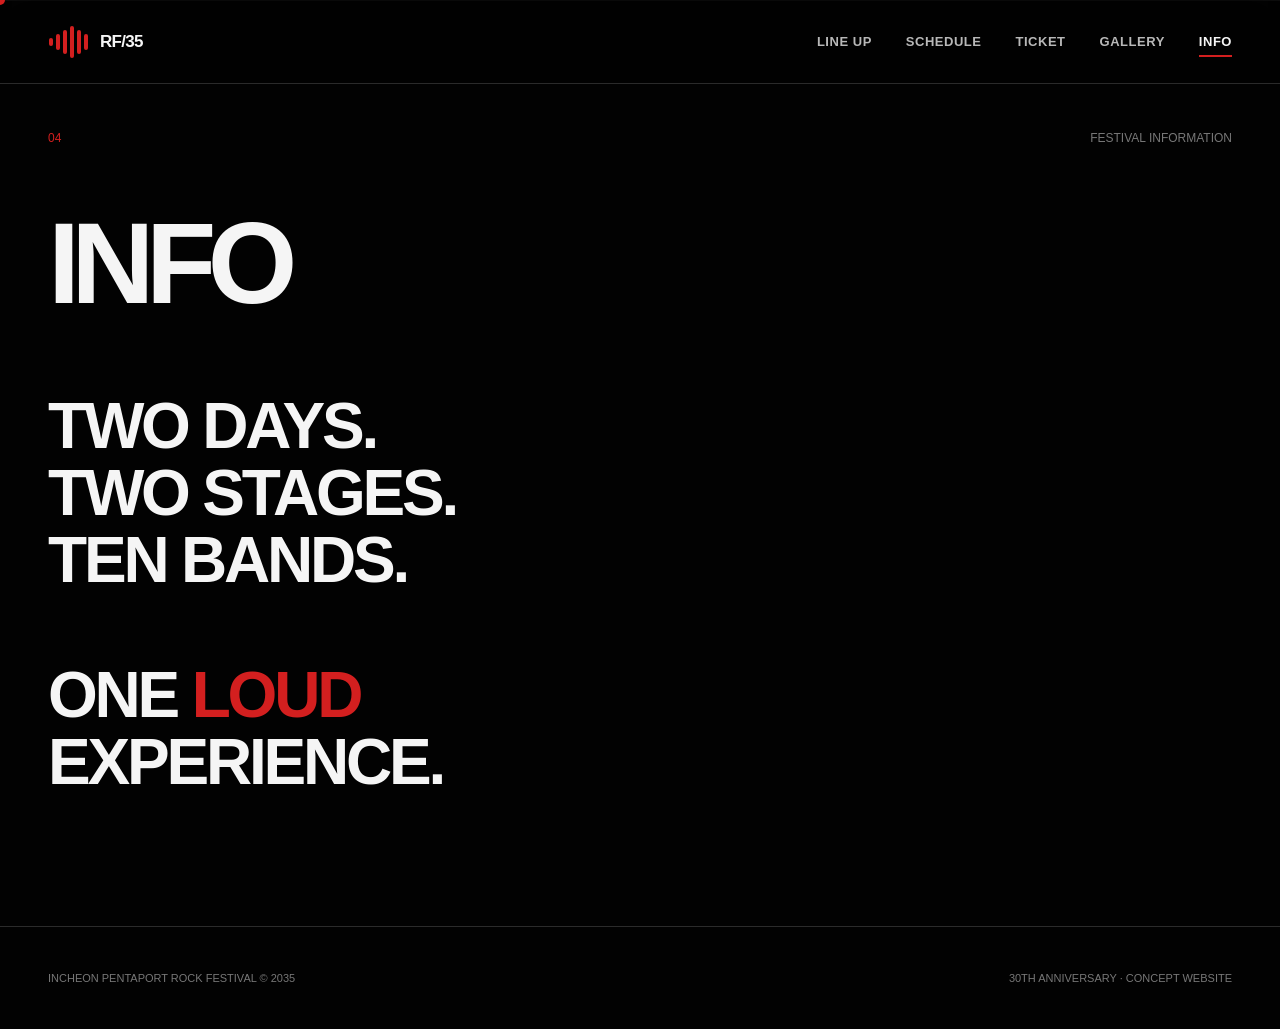
<file: info.html>
<!DOCTYPE html>
<html lang="ko">
<head>
  <meta charset="UTF-8">
  <meta name="viewport" content="width=device-width, initial-scale=1.0">
  <title>INFO | PENTAPORT 2035</title>
  <link href="https://fonts.googleapis.com/css2?family=Public+Sans:wght@400;500;600;700;800;900&display=swap" rel="stylesheet">
  <link rel="stylesheet" href="style.css">
</head>
<body>
  <div class="cursor" aria-hidden="true">
    <svg class="cursor-trail"><path class="cursor-path"></path></svg>
    <div class="cursor-dot"></div>
  </div>

  <header class="site-header">
    <div class="logo-wrap">
      <div class="sound-wave" aria-hidden="true">
        <span></span><span></span><span></span><span></span>
        <span></span><span></span>
      </div>
      <a href="index.html" class="logo">RF/35</a>
    </div>
    <nav aria-label="주 메뉴">
      <a href="lineup.html">LINE UP</a>
      <a href="schedule.html">SCHEDULE</a>
      <a href="ticket.html">TICKET</a>
      <a href="gallery.html">GALLERY</a>
      <a href="info.html" aria-current="page">INFO</a>
    </nav>
  </header>

  <main class="original-subpage">
    <section class="content" id="info">
      <div class="section-top">
        <span class="section-number">04</span>
        <span class="section-label">FESTIVAL INFORMATION</span>
      </div>

      <h2 class="section-title">INFO</h2>

      <p class="info-copy">
        TWO DAYS.<br>
        TWO STAGES.<br>
        TEN BANDS.<br><br>
        ONE <span>LOUD</span><br>
        EXPERIENCE.
      </p>
    </section>
  </main>

  <footer>
    <span>INCHEON PENTAPORT ROCK FESTIVAL © 2035</span>
    <span>30TH ANNIVERSARY · CONCEPT WEBSITE</span>
  </footer>
  <script src="script.js"></script>
</body>
</html>
</file>
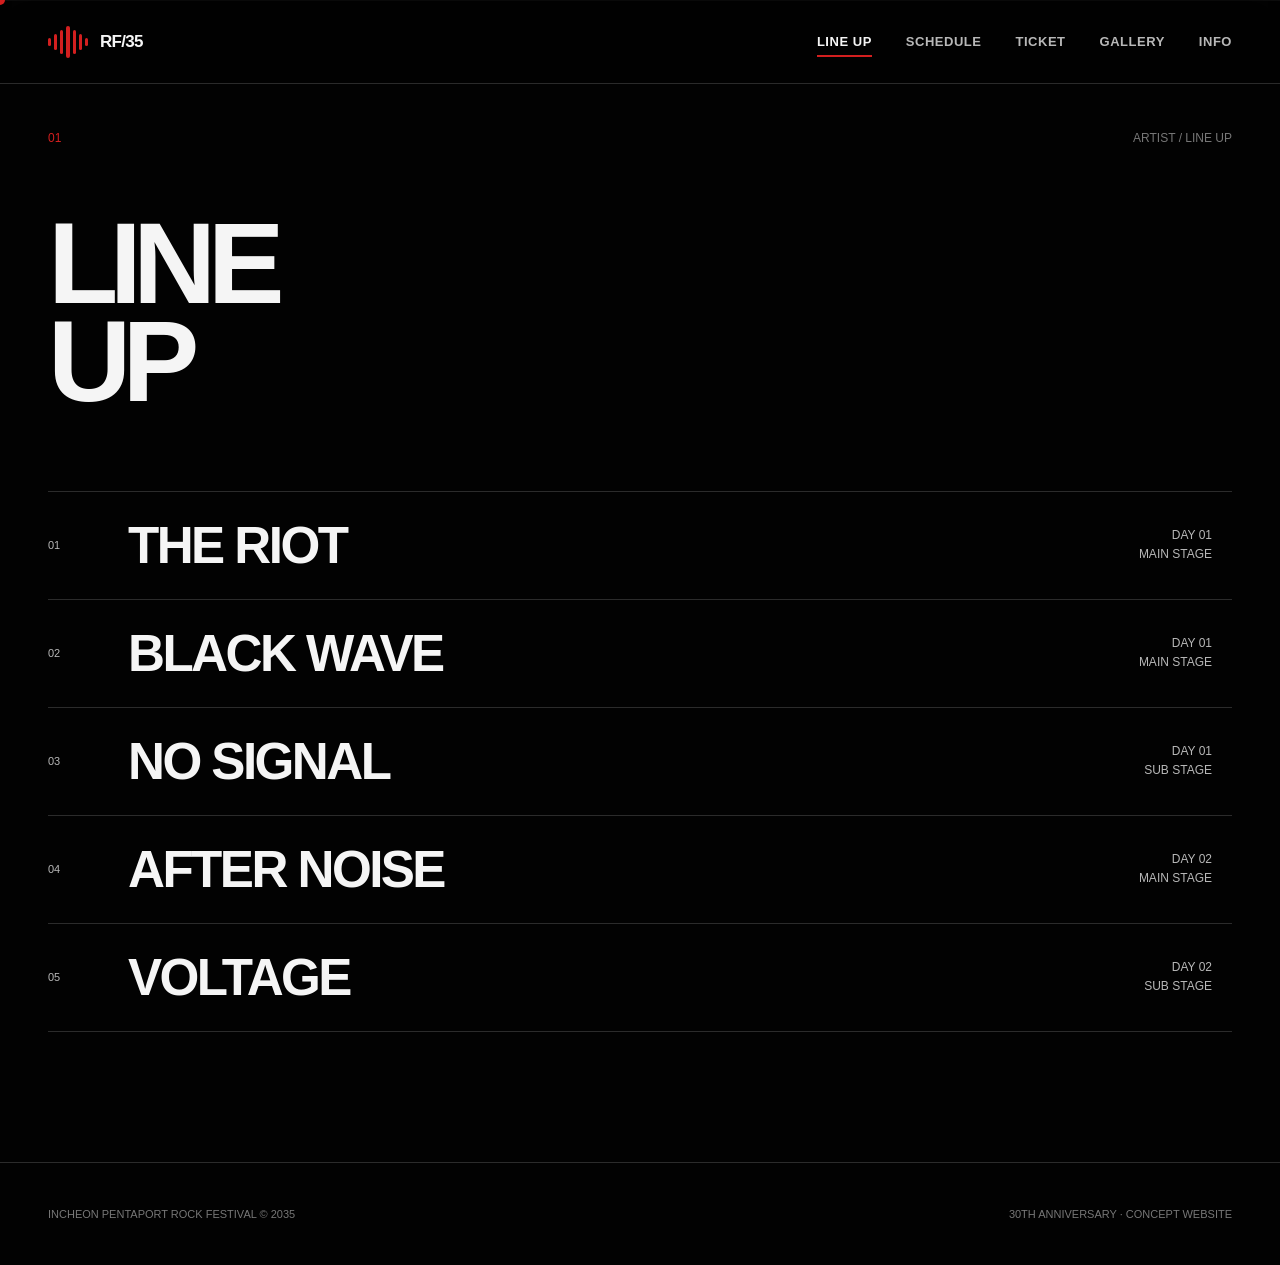
<file: lineup.html>
<!DOCTYPE html>
<html lang="ko">
<head>
  <meta charset="UTF-8">
  <meta name="viewport" content="width=device-width, initial-scale=1.0">
  <title>LINE UP | PENTAPORT 2035</title>
  <link href="https://fonts.googleapis.com/css2?family=Public+Sans:wght@400;500;600;700;800;900&display=swap" rel="stylesheet">
  <link rel="stylesheet" href="style.css">
</head>
<body>
  <div class="cursor" aria-hidden="true">
    <svg class="cursor-trail"><path class="cursor-path"></path></svg>
    <div class="cursor-dot"></div>
  </div>

  <header class="site-header">
    <div class="logo-wrap">
      <div class="sound-wave" aria-hidden="true">
        <span></span><span></span><span></span><span></span>
        <span></span><span></span><span></span>
      </div>
      <a href="index.html" class="logo">RF/35</a>
    </div>
    <nav aria-label="주 메뉴">
      <a href="lineup.html" aria-current="page">LINE UP</a>
      <a href="schedule.html">SCHEDULE</a>
      <a href="ticket.html">TICKET</a>
      <a href="gallery.html">GALLERY</a>
      <a href="info.html">INFO</a>
    </nav>
  </header>

  <main class="original-subpage">
    <section class="content" id="lineup">
      <div class="section-top">
        <span class="section-number">01</span>
        <span class="section-label">ARTIST / LINE UP</span>
      </div>

      <h2 class="section-title">LINE<br>UP</h2>

      <div class="lineup-list">
        <div class="artist">
          <span class="artist-num">01</span>
          <span class="artist-name">THE RIOT</span>
          <span class="artist-info">DAY 01<br>MAIN STAGE</span>
        </div>
        <div class="artist">
          <span class="artist-num">02</span>
          <span class="artist-name">BLACK WAVE</span>
          <span class="artist-info">DAY 01<br>MAIN STAGE</span>
        </div>
        <div class="artist">
          <span class="artist-num">03</span>
          <span class="artist-name">NO SIGNAL</span>
          <span class="artist-info">DAY 01<br>SUB STAGE</span>
        </div>
        <div class="artist">
          <span class="artist-num">04</span>
          <span class="artist-name">AFTER NOISE</span>
          <span class="artist-info">DAY 02<br>MAIN STAGE</span>
        </div>
        <div class="artist">
          <span class="artist-num">05</span>
          <span class="artist-name">VOLTAGE</span>
          <span class="artist-info">DAY 02<br>SUB STAGE</span>
        </div>
      </div>
    </section>
  </main>

  <footer>
    <span>INCHEON PENTAPORT ROCK FESTIVAL © 2035</span>
    <span>30TH ANNIVERSARY · CONCEPT WEBSITE</span>
  </footer>
  <script src="script.js"></script>
</body>
</html>
</file>
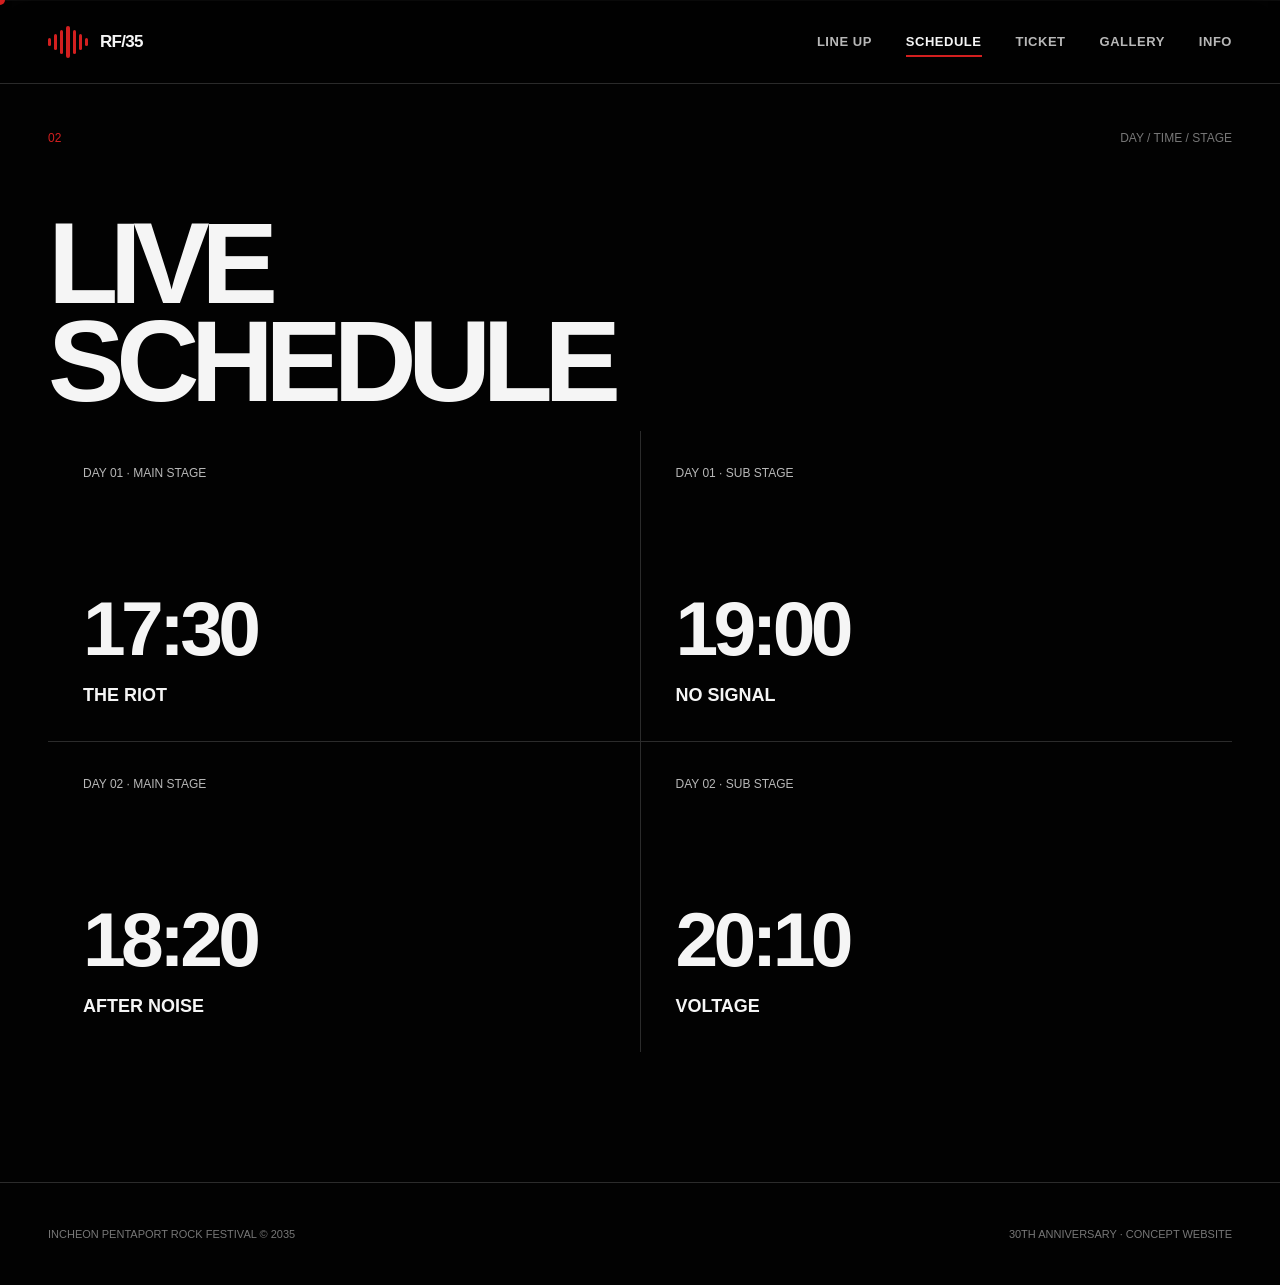
<file: schedule.html>
<!DOCTYPE html>
<html lang="ko">
<head>
  <meta charset="UTF-8">
  <meta name="viewport" content="width=device-width, initial-scale=1.0">
  <title>SCHEDULE | PENTAPORT 2035</title>
  <link href="https://fonts.googleapis.com/css2?family=Public+Sans:wght@400;500;600;700;800;900&display=swap" rel="stylesheet">
  <link rel="stylesheet" href="style.css">
</head>
<body>
  <div class="cursor" aria-hidden="true">
    <svg class="cursor-trail"><path class="cursor-path"></path></svg>
    <div class="cursor-dot"></div>
  </div>

  <header class="site-header">
    <div class="logo-wrap">
      <div class="sound-wave" aria-hidden="true">
        <span></span><span></span><span></span><span></span>
        <span></span><span></span><span></span>
      </div>
      <a href="index.html" class="logo">RF/35</a>
    </div>
    <nav aria-label="주 메뉴">
      <a href="lineup.html">LINE UP</a>
      <a href="schedule.html" aria-current="page">SCHEDULE</a>
      <a href="ticket.html">TICKET</a>
      <a href="gallery.html">GALLERY</a>
      <a href="info.html">INFO</a>
    </nav>
  </header>

  <main class="original-subpage">
    <section class="content" id="schedule">
      <div class="section-top">
        <span class="section-number">02</span>
        <span class="section-label">DAY / TIME / STAGE</span>
      </div>

      <h2 class="section-title">LIVE<br>SCHEDULE</h2>

      <div class="schedule-grid">
        <div class="schedule-card">
          <div class="schedule-day">DAY 01 · MAIN STAGE</div>
          <div>
            <div class="schedule-time">17:30</div>
            <div class="schedule-band">THE RIOT</div>
          </div>
        </div>

        <div class="schedule-card">
          <div class="schedule-day">DAY 01 · SUB STAGE</div>
          <div>
            <div class="schedule-time">19:00</div>
            <div class="schedule-band">NO SIGNAL</div>
          </div>
        </div>

        <div class="schedule-card">
          <div class="schedule-day">DAY 02 · MAIN STAGE</div>
          <div>
            <div class="schedule-time">18:20</div>
            <div class="schedule-band">AFTER NOISE</div>
          </div>
        </div>

        <div class="schedule-card">
          <div class="schedule-day">DAY 02 · SUB STAGE</div>
          <div>
            <div class="schedule-time">20:10</div>
            <div class="schedule-band">VOLTAGE</div>
          </div>
        </div>
      </div>
    </section>
  </main>

  <footer>
    <span>INCHEON PENTAPORT ROCK FESTIVAL © 2035</span>
    <span>30TH ANNIVERSARY · CONCEPT WEBSITE</span>
  </footer>
  <script src="script.js"></script>
</body>
</html>
</file>
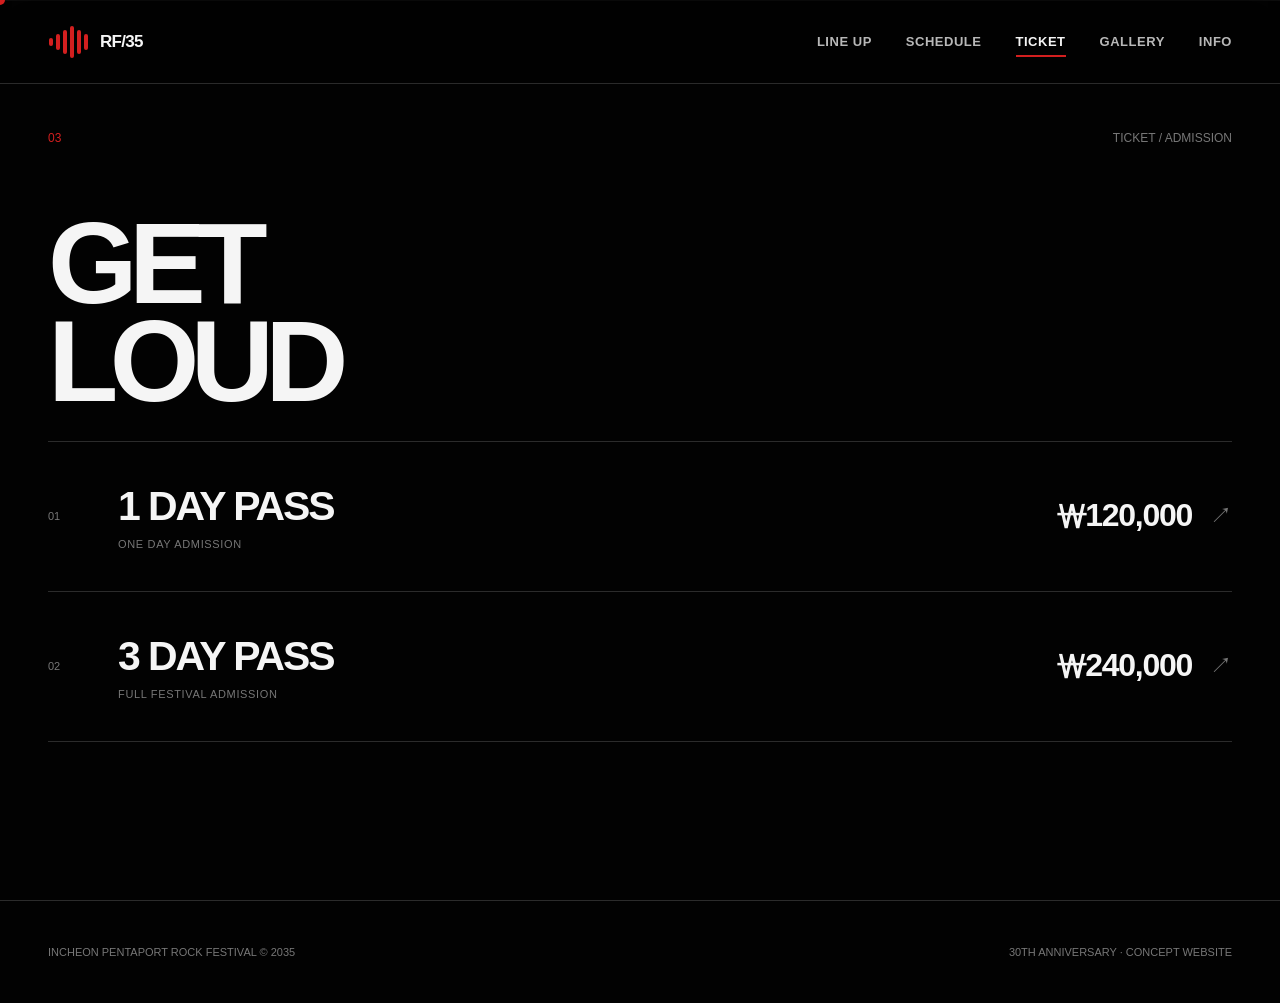
<file: ticket.html>
<!DOCTYPE html>
<html lang="ko">
<head>
  <meta charset="UTF-8">
  <meta name="viewport" content="width=device-width, initial-scale=1.0">
  <title>TICKET | PENTAPORT 2035</title>
  <link href="https://fonts.googleapis.com/css2?family=Public+Sans:wght@400;500;600;700;800;900&display=swap" rel="stylesheet">
  <link rel="stylesheet" href="style.css">
</head>
<body>
  <div class="cursor" aria-hidden="true">
    <svg class="cursor-trail"><path class="cursor-path"></path></svg>
    <div class="cursor-dot"></div>
  </div>

  <header class="site-header">
    <div class="logo-wrap">
      <div class="sound-wave" aria-hidden="true">
        <span></span><span></span><span></span><span></span>
        <span></span><span></span>
      </div>
      <a href="index.html" class="logo">RF/35</a>
    </div>
    <nav aria-label="주 메뉴">
      <a href="lineup.html">LINE UP</a>
      <a href="schedule.html">SCHEDULE</a>
      <a href="ticket.html" aria-current="page">TICKET</a>
      <a href="gallery.html">GALLERY</a>
      <a href="info.html">INFO</a>
    </nav>
  </header>

  <main class="original-subpage">
    <section class="content ticket-section" id="ticket">
      <div class="section-top">
        <span class="section-number">03</span>
        <span class="section-label">TICKET / ADMISSION</span>
      </div>

      <h2 class="section-title">GET<br>LOUD</h2>

      <div class="ticket-list">
        <a href="#" class="ticket-item">
          <span class="ticket-num">01</span>
          <div class="ticket-name">
            <h3>1 DAY PASS</h3>
            <p>ONE DAY ADMISSION</p>
          </div>
          <strong class="ticket-price">₩120,000</strong>
          <span class="ticket-arrow">↗</span>
        </a>

        <a href="#" class="ticket-item">
          <span class="ticket-num">02</span>
          <div class="ticket-name">
            <h3>3 DAY PASS</h3>
            <p>FULL FESTIVAL ADMISSION</p>
          </div>
          <strong class="ticket-price">₩240,000</strong>
          <span class="ticket-arrow">↗</span>
        </a>
      </div>
    </section>
  </main>

  <footer>
    <span>INCHEON PENTAPORT ROCK FESTIVAL © 2035</span>
    <span>30TH ANNIVERSARY · CONCEPT WEBSITE</span>
  </footer>
  <script src="script.js"></script>
</body>
</html>
</file>
<file: style.css>
/* =========================================
   PENTAPORT 2035 — COMPLETE STYLESHEET
   Original design + multipage + year journey
========================================= */

:root {
  --base: #020202;
  --point: #D31F1F;
  --white: #F5F5F5;
  --gray-light: #B8B8B8;
  --gray: #777777;
  --gray-dark: #242424;
  --line: rgba(255,255,255,.16);
  --max: 1440px;
}

/* RESET */

* { margin:0; padding:0; box-sizing:border-box; }

html { scroll-behavior:smooth; }

body {
  min-width:320px;
  font-family:"Pretendard",sans-serif;
  background:var(--base);
  color:var(--white);
  overflow-x:hidden;
  cursor:none;
}

a { color:inherit; text-decoration:none; }
button { font:inherit; }

@media(pointer:fine) {
  html,body,a,button { cursor:none; }
}

::selection {
  background:var(--point);
  color:var(--white);
}

/* CUSTOM CURSOR */

.cursor {
  position:fixed;
  inset:0;
  width:100%;
  height:100%;
  pointer-events:none;
  z-index:9999;
}

.cursor-trail {
  position:absolute;
  inset:0;
  width:100%;
  height:100%;
  overflow:visible;
}

.cursor-path {
  fill:none;
  stroke:#D31F1F;
  stroke-width:2;
  stroke-linecap:round;
  stroke-linejoin:round;
  opacity:1;
  transition:stroke .18s ease;
}

.cursor-dot {
  position:absolute;
  left:0;
  top:0;
  width:10px;
  height:10px;
  border-radius:50%;
  background:#D31F1F;
  transform:translate(-50%,-50%);
  will-change:transform;
  transition:background .18s ease,
             width .12s ease,
             height .12s ease;
}

.cursor.is-clicking .cursor-dot {
  width:12px;
  height:12px;
}

.cursor.is-inverted .cursor-path {
  stroke:#F5F5F5;
}

.cursor.is-inverted .cursor-dot {
  background:#F5F5F5;
}

/* HEADER */

header {
  position:fixed;
  top:0;
  left:0;
  width:100%;
  height:84px;
  display:flex;
  align-items:center;
  justify-content:space-between;
  padding:0 48px;
  border-bottom:1px solid var(--line);
  background:rgba(2,2,2,.62);
  backdrop-filter:blur(18px);
  -webkit-backdrop-filter:blur(18px);
  z-index:100;
}

/* LOGO + SOUND WAVE */

.logo-wrap {
  display:flex;
  align-items:center;
  gap:12px;
}

.sound-wave {
  display:flex !important;
  align-items:center;
  justify-content:center;
  gap:3px;
  width:40px;
  height:32px;
  visibility:visible !important;
  opacity:1 !important;
}

.sound-wave span {
  display:block !important;
  width:4px;
  background:#D31F1F;
  border-radius:10px;
  animation:soundWave .7s ease-in-out infinite alternate;
}

.sound-wave span:nth-child(1) {
  height:8px; animation-delay:-.1s;
}
.sound-wave span:nth-child(2) {
  height:16px; animation-delay:-.3s;
}
.sound-wave span:nth-child(3) {
  height:24px; animation-delay:-.5s;
}
.sound-wave span:nth-child(4) {
  height:32px; animation-delay:-.2s;
}
.sound-wave span:nth-child(5) {
  height:24px; animation-delay:-.4s;
}
.sound-wave span:nth-child(6) {
  height:16px; animation-delay:-.6s;
}
.sound-wave span:nth-child(7) {
  height:8px; animation-delay:-.15s;
}

@keyframes soundWave {
  from { transform:scaleY(.35); }
  to { transform:scaleY(1); }
}

.logo {
  font-size:17px;
  font-weight:900;
  letter-spacing:-.04em;
  white-space:nowrap;
}

/* NAVIGATION */

nav {
  display:flex;
  align-items:center;
  gap:34px;
}

nav a {
  position:relative;
  font-size:13px;
  font-weight:600;
  letter-spacing:.04em;
  color:var(--gray-light);
  transition:color .3s ease;
}

nav a:hover,
nav a[aria-current="page"] {
  color:var(--white);
}

nav a::after {
  content:"";
  position:absolute;
  left:0;
  bottom:-8px;
  width:0;
  height:2px;
  background:var(--point);
  transition:width .3s ease;
}

nav a:hover::after,
nav a[aria-current="page"]::after {
  width:100%;
}

/* HOME HERO */

.hero {
  position:relative;
  width:100%;
  min-height:100vh;
  overflow:hidden;
  display:flex;
  align-items:flex-end;
  padding:0 48px 55px;
  background:
    linear-gradient(
      to bottom,
      rgba(2,2,2,.99) 0%,
      rgba(2,2,2,.97) 15%,
      rgba(2,2,2,.90) 28%,
      rgba(2,2,2,.68) 58%,
      rgba(2,2,2,.82) 100%
    ),
    url("img/home-bg.jpeg");
  background-size:cover;
  background-position:center;
  background-repeat:no-repeat;
}

/* HERO GRID */

.hero::before {
  content:"";
  position:absolute;
  inset:0;
  background-image:
    linear-gradient(
      rgba(255,255,255,.035) 1px,
      transparent 1px
    ),
    linear-gradient(
      90deg,
      rgba(255,255,255,.035) 1px,
      transparent 1px
    );
  background-size:80px 80px;
  mask-image:linear-gradient(
    to bottom,black,transparent 80%
  );
  pointer-events:none;
}

/* ROCK FESTIVAL — ORIGINAL PRETENDARD */

.floating-title {
  position:absolute;
  top:14%;
  left:0;
  width:100%;
  display:flex;
  justify-content:center;
  align-items:center;
  font-size:clamp(100px,13.5vw,290px);
  line-height:.8;
  letter-spacing:-.055em;
  font-weight:900;
  white-space:nowrap;
  z-index:4;
}

.floating-title span {
  display:inline-block;
  margin-left:.10em;
  color:transparent;
  -webkit-text-stroke:1.5px var(--point);
}

/* HERO BOTTOM */

.hero-bottom {
  position:relative;
  width:100%;
  display:grid;
  grid-template-columns:1fr 1.5fr 1fr;
  align-items:end;
  gap:40px;
  z-index:5;
}

.hero-date {
  max-width:230px;
  font-size:13px;
  line-height:1.7;
  color:var(--gray-light);
}

.hero-date strong {
  display:block;
  margin-bottom:7px;
  font-size:17px;
  color:var(--point);
}

.hero-copy h1 {
  max-width:680px;
  font-size:clamp(30px,4vw,65px);
  line-height:.97;
  letter-spacing:-.055em;
  font-weight:800;
}

.hero-copy p {
  max-width:500px;
  margin-top:22px;
  font-size:14px;
  line-height:1.7;
  color:var(--gray-light);
}

.scroll-guide {
  display:flex;
  flex-direction:column;
  align-items:flex-end;
  gap:10px;
  font-size:11px;
  color:var(--gray);
}

.scroll-line {
  width:1px;
  height:75px;
  background:linear-gradient(
    to bottom,var(--point),transparent
  );
}

/* COMMON SECTION */

section.content {
  position:relative;
  min-height:100vh;
  padding:130px 48px;
  border-top:1px solid var(--line);
  z-index:5;
}

.section-top {
  display:flex;
  align-items:center;
  justify-content:space-between;
  margin-bottom:70px;
}

.section-number {
  font-size:12px;
  color:var(--point);
}

.section-label {
  font-size:12px;
  color:var(--gray);
}

.section-title {
  font-size:clamp(55px,9vw,150px);
  line-height:.85;
  letter-spacing:-.075em;
  font-weight:900;
}

/* LINE UP */

.lineup-list {
  margin-top:80px;
  border-top:1px solid var(--line);
}

.artist {
  display:grid;
  grid-template-columns:80px 1fr 180px;
  align-items:center;
  padding:24px 0;
  border-bottom:1px solid var(--line);
  color:var(--white);
  text-decoration:none;
  transition:padding .3s ease,
             background .3s ease,
             color .3s ease;
}

.artist:hover {
  padding-left:20px;
  background:var(--point);
  color:var(--white);
  cursor:pointer;
}

.artist-num {
  font-size:11px;
  color:var(--gray-light);
}

.artist:hover .artist-num {
  color:var(--white);
}

.artist-name {
  font-size:clamp(28px,4vw,64px);
  font-weight:800;
  letter-spacing:-.05em;
  overflow-wrap:anywhere;
}

.artist-info {
  text-align:right;
  padding-right:20px;
  font-size:12px;
  line-height:1.6;
  color:var(--gray-light);
}

.artist:hover .artist-info {
  color:var(--white);
}

.artist::after {
  content:'↗';
  color:var(--point);
  font-size:25px;
  display:none;
}

/* SCHEDULE */

.schedule-grid {
  display:grid;
  grid-template-columns:repeat(2,1fr);
  gap:1px;
  margin-top:20px;
  background:var(--line);
}

.schedule-card {
  min-height:310px;
  padding:35px;
  display:flex;
  flex-direction:column;
  justify-content:space-between;
  background:var(--base);
  transition:background .35s ease,
             color .35s ease,
             transform .35s ease;
}

.schedule-card:hover {
  background:var(--point);
  color:var(--white);
  transform:translateY(-3px);
}

.schedule-day {
  margin-bottom:60px;
  font-size:12px;
  color:var(--gray-light);
}

.schedule-card:hover .schedule-day {
  color:var(--white);
}

.schedule-time {
  font-size:clamp(45px,6vw,90px);
  font-weight:900;
  letter-spacing:-.06em;
}

.schedule-band {
  margin-top:12px;
  font-size:18px;
  font-weight:600;
}

/* TICKET */

.ticket-list {
  margin-top:30px;
  border-top:1px solid var(--line);
}

.ticket-item {
  display:grid;
  grid-template-columns:70px 1fr auto 40px;
  align-items:center;
  min-height:150px;
  border-bottom:1px solid var(--line);
  cursor:pointer;
  transition:padding .3s ease,
             border-color .3s ease;
}

.ticket-num {
  font-size:11px;
  color:var(--gray);
}

.ticket-name h3 {
  font-size:clamp(28px,3.2vw,52px);
  font-weight:800;
  letter-spacing:-.05em;
  transition:transform .3s ease,
             color .3s ease;
}

.ticket-name p {
  margin-top:8px;
  font-size:11px;
  letter-spacing:.06em;
  color:var(--gray);
  transition:color .3s ease;
}

.ticket-price {
  font-size:clamp(24px,2.5vw,40px);
  font-weight:700;
  letter-spacing:-.04em;
  color:var(--white);
  transition:color .3s ease,
             transform .3s ease;
}

.ticket-arrow {
  text-align:right;
  font-size:22px;
  color:var(--gray);
  transition:color .3s ease,
             transform .3s ease;
}

.ticket-item:hover {
  border-color:var(--point);
}

.ticket-item:hover .ticket-name h3 {
  transform:translateX(10px);
}

.ticket-item:hover .ticket-price {
  color:var(--point);
}

.ticket-item:hover .ticket-arrow {
  color:var(--point);
  transform:translate(4px,-4px);
}

.ticket-item:hover .ticket-name p {
  color:var(--gray-light);
}

.ticket-note {
  font-size:12px;
  color:var(--gray);
  margin-top:24px;
  line-height:1.8;
}

/* INFO */

.info-copy {
  max-width:1000px;
  margin-top:80px;
  font-size:clamp(35px,5vw,80px);
  line-height:1.05;
  letter-spacing:-.05em;
  font-weight:700;
}

.info-copy span {
  color:var(--point);
}

/* FOOTER */

footer {
  padding:45px 48px;
  display:flex;
  justify-content:space-between;
  border-top:1px solid var(--line);
  font-size:11px;
  color:var(--gray);
}

/* 30TH ANNIVERSARY SECTIONS */

.anniversary-mark {
  position:absolute;
  top:120px;
  right:48px;
  z-index:5;
  font-size:12px;
  letter-spacing:.18em;
  color:var(--point);
}

.eyebrow {
  color:var(--point);
  font-size:12px;
  font-weight:700;
  letter-spacing:.18em;
  text-transform:uppercase;
}

.anniv-section {
  padding:120px 48px;
  border-top:1px solid var(--line);
  overflow:hidden;
}

.anniv-inner {
  max-width:var(--max);
  margin:auto;
}

.anniv-title {
  font-size:clamp(52px,9.5vw,150px);
  font-weight:900;
  line-height:.92;
  letter-spacing:-.07em;
  margin:28px 0;
}

.anniv-title em {
  font-style:normal;
  color:transparent;
  -webkit-text-stroke:1px var(--point);
}

.anniv-lead {
  font-size:clamp(19px,2.5vw,32px);
  line-height:1.5;
  max-width:820px;
}

.anniv-small {
  color:var(--gray-light);
  line-height:1.9;
  font-size:15px;
  max-width:620px;
  margin-top:24px;
}

.anniv-stats {
  display:grid;
  grid-template-columns:repeat(3,1fr);
  border-top:1px solid var(--line);
  margin-top:70px;
}

.anniv-stat {
  padding:32px 16px 0 0;
  border-right:1px solid var(--line);
}

.anniv-stat:last-child {
  border:0;
  padding-left:24px;
}

.anniv-stat strong {
  display:block;
  font-size:clamp(46px,7vw,110px);
  letter-spacing:-.08em;
}

.anniv-stat span {
  font-size:11px;
  color:var(--gray);
  letter-spacing:.13em;
}

/* HISTORY TIMELINE */

.timeline {
  margin-top:70px;
  border-top:1px solid var(--line);
}

.timeline-item {
  display:grid;
  grid-template-columns:minmax(90px,22%) 1fr;
  gap:28px;
  border-bottom:1px solid var(--line);
  padding:36px 0;
}

.timeline-year {
  font-size:clamp(42px,6vw,90px);
  font-weight:900;
  letter-spacing:-.06em;
  color:var(--point);
}

.timeline-item h3 {
  font-size:clamp(23px,3vw,42px);
  letter-spacing:-.04em;
}

.timeline-item p {
  color:var(--gray-light);
  margin-top:12px;
  line-height:1.8;
}

/* ARCHIVE */

.anniv-band {
  font-size:clamp(58px,14vw,240px);
  font-weight:900;
  line-height:.85;
  letter-spacing:-.09em;
  white-space:nowrap;
  color:transparent;
  -webkit-text-stroke:1px rgba(245,245,245,.45);
  margin:60px 0;
}

/* EXPLORE LINKS */

.portal-grid {
  display:grid;
  grid-template-columns:repeat(2,1fr);
  border-top:1px solid var(--line);
  margin-top:55px;
}

.portal-link {
  min-height:220px;
  border-bottom:1px solid var(--line);
  padding:30px 24px 30px 0;
  display:flex;
  flex-direction:column;
  justify-content:space-between;
  transition:background .25s,padding .25s;
}

.portal-link:nth-child(odd) {
  border-right:1px solid var(--line);
}

.portal-link:nth-child(even) {
  padding-left:24px;
}

.portal-link:hover {
  background:rgba(211,31,31,.09);
  padding-left:22px;
}

.portal-link span {
  color:var(--point);
  font-size:12px;
  letter-spacing:.15em;
}

.portal-link strong {
  font-size:clamp(30px,4vw,65px);
  letter-spacing:-.05em;
}

.portal-link b {
  align-self:flex-end;
  color:var(--point);
  font-size:25px;
}

/* MULTIPAGE LAYOUT */

.sub-main {
  padding:155px 48px 120px;
  min-height:calc(100vh - 100px);
  max-width:1600px;
  margin:auto;
}

.sub-top {
  display:flex;
  justify-content:space-between;
  gap:16px;
  color:var(--gray);
  font-size:12px;
  letter-spacing:.12em;
}

.sub-heading {
  font-size:clamp(64px,12vw,190px);
  line-height:.85;
  letter-spacing:-.075em;
  margin:65px 0 30px;
  font-weight:900;
}

.sub-intro {
  font-size:clamp(16px,2vw,24px);
  color:var(--gray-light);
  max-width:740px;
  line-height:1.65;
  margin-bottom:65px;
}

.sub-rule {
  border-top:1px solid var(--line);
  margin:50px 0;
}

/* FILTER BUTTONS */

.filter-row {
  display:flex;
  gap:10px;
  flex-wrap:wrap;
  margin:40px 0 30px;
}

.filter-btn {
  padding:12px 23px;
  background:transparent;
  border:1px solid var(--line);
  color:var(--gray-light);
  font-size:12px;
  letter-spacing:.1em;
  cursor:pointer;
  transition:.2s;
}

.filter-btn:hover,
.filter-btn.is-active {
  border-color:var(--point);
  background:var(--point);
  color:var(--white);
}

.artist[hidden],
.schedule-card[hidden] {
  display:none !important;
}

/* GALLERY */

.gallery-grid {
  display:grid;
  grid-template-columns:repeat(12,1fr);
  gap:14px;
  margin-top:40px;
}

.gallery-tile {
  grid-column:span 6;
  min-height:340px;
  background:linear-gradient(
    145deg,#262020,#080808 60%,#180707
  );
  position:relative;
  overflow:hidden;
  border:1px solid var(--line);
}

.gallery-tile:nth-child(3n) {
  grid-column:span 8;
}

.gallery-tile:nth-child(4n) {
  grid-column:span 4;
}

.gallery-tile img {
  width:100%;
  height:100%;
  object-fit:cover;
  position:absolute;
  inset:0;
  filter:grayscale(.6);
  transition:filter .4s,transform .5s;
}

.gallery-tile:hover img {
  filter:grayscale(0);
  transform:scale(1.04);
}

.gallery-tile .gallery-fallback {
  position:absolute;
  inset:0;
  display:flex;
  align-items:center;
  justify-content:center;
  color:#777;
  font-size:clamp(38px,6vw,90px);
  font-weight:900;
  letter-spacing:-.08em;
}

.gallery-tile .gallery-fallback:has(+ img) {
  display:none;
}

.gallery-tile .gallery-label {
  position:absolute;
  bottom:20px;
  left:22px;
  z-index:2;
  background:rgba(0,0,0,.65);
  padding:8px 12px;
  font-size:12px;
  letter-spacing:.12em;
}

/* INFORMATION */

.info-grid {
  display:grid;
  grid-template-columns:1fr 1fr;
  gap:50px;
  border-top:1px solid var(--line);
}

.info-panel {
  padding:38px 0;
  border-bottom:1px solid var(--line);
}

.info-panel h3 {
  color:var(--point);
  font-size:12px;
  letter-spacing:.17em;
  margin-bottom:20px;
}

.info-panel p {
  font-size:clamp(18px,2vw,27px);
  line-height:1.5;
}

/* FAQ */

.faq {
  border-top:1px solid var(--line);
  margin-top:40px;
}

.faq details {
  border-bottom:1px solid var(--line);
  padding:25px 0;
}

.faq summary {
  cursor:pointer;
  font-size:clamp(17px,2vw,23px);
  list-style:none;
  display:flex;
  justify-content:space-between;
  gap:20px;
}

.faq summary::after {
  content:'+';
  color:var(--point);
}

.faq details[open] summary::after {
  content:'−';
}

.faq p {
  color:var(--gray-light);
  line-height:1.8;
  padding-top:18px;
  max-width:800px;
}

.note-box {
  border:1px solid var(--line);
  padding:25px;
  margin-top:30px;
  color:var(--gray-light);
  line-height:1.8;
  font-size:13px;
}

/* SCROLL REVEAL */

.reveal {
  opacity:0;
  transform:translateY(34px);
  transition:opacity .7s ease,
             transform .7s ease;
}

.reveal.is-visible {
  opacity:1;
  transform:none;
}

.original-subpage section.content {
  min-height:100vh;
}

/* =========================================
   YEAR JOURNEY — 2006 TO 2035
========================================= */

.year-journey {
  position:relative;
  height:460vh;
  background:#020202;
  border-top:1px solid var(--line);
}

.year-stage {
  position:sticky;
  top:0;
  height:100vh;
  overflow:hidden;
  isolation:isolate;
  background:#020202;
}

.year-stage-inner {
  position:absolute;
  inset:0;
  display:flex;
  align-items:center;
  justify-content:center;
  flex-direction:column;
  transform-origin:57% 51%;
  will-change:transform,opacity;
  z-index:1;
}

.year-meta {
  position:absolute;
  top:120px;
  left:48px;
  right:48px;
  display:flex;
  justify-content:space-between;
  gap:20px;
  font-size:11px;
  letter-spacing:.15em;
  color:#777;
}

.year-number {
  font-family:'Pretendard',sans-serif;
  font-weight:900;
  font-variant-numeric:tabular-nums;
  white-space:nowrap;
  font-size:clamp(130px,29vw,520px);
  letter-spacing:-.095em;
  line-height:.9;
  color:#F5F5F5;
  transform:translateX(-.025em);
}

.year-caption {
  position:absolute;
  bottom:82px;
  left:48px;
  font-size:12px;
  letter-spacing:.16em;
  color:#888;
}

/* CELEBRATION SCREEN */

.year-celebration {
  position:absolute;
  inset:0;
  z-index:2;
  display:flex;
  flex-direction:column;
  align-items:center;
  justify-content:center;
  text-align:center;
  padding:110px 24px 70px;
  background:#020202;
  opacity:0;
  visibility:hidden;
  pointer-events:none;
  transform:scale(.92);
  will-change:opacity,transform;
}

.year-celebration-kicker,
.year-celebration-footer {
  font-size:11px;
  letter-spacing:.2em;
  color:#999;
}

.year-celebration h2 {
  font-size:clamp(60px,10vw,170px);
  line-height:.85;
  letter-spacing:-.075em;
  font-weight:900;
  margin:35px 0;
}

.year-celebration h2 em {
  font-style:normal;
  color:transparent;
  -webkit-text-stroke:2px #D31F1F;
}

.year-celebration p {
  font-size:clamp(13px,1.35vw,19px);
  line-height:1.7;
  letter-spacing:.12em;
  color:#ddd;
}

.year-celebration-footer {
  position:absolute;
  bottom:72px;
}

/* PROGRESS LINE */

.year-progress {
  position:absolute;
  bottom:0;
  left:0;
  width:100%;
  height:2px;
  background:rgba(255,255,255,.13);
  z-index:5;
}

.year-progress-fill {
  display:block;
  width:0;
  height:100%;
  background:#D31F1F;
}

/* RESPONSIVE — TABLET */

@media(max-width:900px) {
  header { padding:0 22px; }
  nav { gap:16px; }
  nav a { font-size:11px; }

  .anniv-section { padding:90px 24px; }
  .sub-main { padding:135px 24px 80px; }
  .anniversary-mark { right:24px; }
  .info-grid { gap:20px; }
}

/* RESPONSIVE — MOBILE */

@media(max-width:650px) {
  header {
    height:auto;
    min-height:74px;
    align-items:flex-start;
    flex-direction:column;
    gap:10px;
    padding:12px 18px;
  }

  nav {
    width:100%;
    gap:15px;
    overflow-x:auto;
    white-space:nowrap;
    padding-bottom:6px;
  }

  nav a {
    font-size:10px;
    flex-shrink:0;
  }

  .logo-wrap { gap:8px; }

  .sound-wave {
    transform:scale(.75);
    transform-origin:left center;
  }

  .hero { padding:0 20px 35px; }

  .hero .floating-title {
    top:28%;
    font-size:20vw;
    display:block;
    text-align:left;
    padding-left:20px;
    white-space:normal;
  }

  .hero .floating-title span {
    display:block;
    margin-left:0;
  }

  .hero-bottom {
    grid-template-columns:1fr;
    gap:25px;
  }

  .scroll-guide { display:none; }

  .anniversary-mark {
    top:135px;
    left:20px;
    right:auto;
  }

  .anniv-section { padding:75px 20px; }

  .anniv-stats { grid-template-columns:1fr; }

  .anniv-stat,
  .anniv-stat:last-child {
    padding:18px 0;
    border-right:0;
    border-bottom:1px solid var(--line);
  }

  .timeline-item {
    grid-template-columns:1fr;
    gap:8px;
  }

  .portal-grid { grid-template-columns:1fr; }

  .portal-link:nth-child(odd) {
    border-right:0;
  }

  .portal-link:nth-child(even) {
    padding-left:0;
  }

  .portal-link { min-height:165px; }

  .sub-main { padding:155px 20px 70px; }

  .sub-heading {
    font-size:clamp(56px,16vw,100px);
    overflow-wrap:anywhere;
  }

  .sub-top { font-size:10px; }

  .artist {
    grid-template-columns:40px 1fr;
  }

  .artist-info { display:none; }

  .schedule-grid { grid-template-columns:1fr; }

  .ticket-item {
    grid-template-columns:30px 1fr 30px;
    min-height:135px;
    gap:8px;
  }

  .ticket-price {
    grid-column:2;
    grid-row:2;
    font-size:24px;
    padding-bottom:16px;
  }

  .ticket-arrow {
    grid-column:3;
    grid-row:1;
  }

  .ticket-name h3 { font-size:30px; }

  .gallery-grid { grid-template-columns:1fr; }

  .gallery-tile,
  .gallery-tile:nth-child(3n),
  .gallery-tile:nth-child(4n) {
    grid-column:1;
    min-height:300px;
  }

  .info-grid {
    grid-template-columns:1fr;
    gap:0;
  }

  .year-meta {
    top:140px;
    left:20px;
    right:20px;
    font-size:9px;
  }

  .year-number { font-size:29vw; }

  .year-caption {
    left:20px;
    bottom:65px;
    font-size:9px;
  }

  .year-celebration h2 { font-size:15vw; }

  .year-celebration-footer {
    font-size:9px;
    bottom:55px;
  }

  .cursor { display:none; }

  body,body a,body button {
    cursor:auto !important;
  }
}

/* ACCESSIBILITY */

@media(prefers-reduced-motion:reduce) {
  * { scroll-behavior:auto !important; }

  .reveal {
    opacity:1;
    transform:none;
    transition:none;
  }

  .year-journey { height:190vh; }

  .year-stage {
    position:relative;
    height:auto;
    overflow:visible;
  }

  .year-stage-inner {
    position:relative;
    height:90vh;
    transform:none !important;
  }

  .year-celebration {
    position:relative;
    min-height:100vh;
    opacity:1 !important;
    visibility:visible !important;
    transform:none !important;
  }
}

/* ==========================================
   YEAR JOURNEY V2 — ANTON / ZERO PORTAL
========================================== */

.year-journey {
  height: 520vh;
  background: #020202;
  border: 0;
}

.year-stage {
  position: sticky;
  top: 0;
  height: 100vh;
  overflow: hidden;
  background: #020202;
  isolation: isolate;
}

.year-number-wrap {
  position: absolute;
  inset: 0;
  display: flex;
  align-items: center;
  justify-content: center;
  z-index: 1;
  will-change: transform, opacity;
  transform: scale(.12);
  transform-origin: center center;
}

.year-number {
  display: flex;
  align-items: center;
  justify-content: center;
  font-family: "Anton", sans-serif;
  font-size: clamp(140px, 29vw, 520px);
  font-weight: 400;
  letter-spacing: -.035em;
  line-height: 1;
  color: #F5F5F5;
  white-space: nowrap;
  transform: none;
}

.year-number span {
  display: inline-block;
}

.year-zero {
  position: relative;
}

/* 숫자 0 안쪽으로 들어갈 때 나타나는 공간 */
.year-portal {
  position: absolute;
  inset: 0;
  z-index: 2;
  display: flex;
  align-items: center;
  justify-content: center;
  background: #D31F1F;
  clip-path: circle(0% at 50% 50%);
  pointer-events: none;
  will-change: clip-path;
}

.year-portal .year-celebration {
  position: relative;
  inset: auto;
  z-index: auto;
  width: 100%;
  min-height: 100vh;
  padding: 100px 24px;
  display: flex;
  flex-direction: column;
  justify-content: center;
  align-items: center;
  background: transparent;
  opacity: 1;
  visibility: visible;
  transform: none;
  text-align: center;
}

.year-portal .year-celebration h2 {
  font-family: "Anton", sans-serif;
  font-size: clamp(65px, 11vw, 180px);
  font-weight: 400;
  line-height: .95;
  letter-spacing: -.025em;
  margin: 0 0 35px;
  color: #F5F5F5;
}

.year-portal .year-celebration h2 em {
  font-style: normal;
  color: #020202;
  -webkit-text-stroke: 0;
}

.year-portal .year-celebration p {
  color: #F5F5F5;
  font-size: clamp(12px, 1.4vw, 18px);
  font-weight: 500;
  letter-spacing: .08em;
  line-height: 1.8;
}

/* 기존 작은 문구 제거 */
.year-meta,
.year-caption,
.year-progress {
  display: none !important;
}

@media (max-width: 650px) {
  .year-number {
    font-size: 29vw;
  }

  .year-portal .year-celebration h2 {
    font-size: 15vw;
  }
}

@media (prefers-reduced-motion: reduce) {
  .year-journey {
    height: 100vh;
  }

  .year-stage {
    position: relative;
    height: 100vh;
    overflow: hidden;
  }

  .year-number-wrap {
    display: none;
  }

  .year-portal {
    clip-path: none !important;
  }
}
</file>
